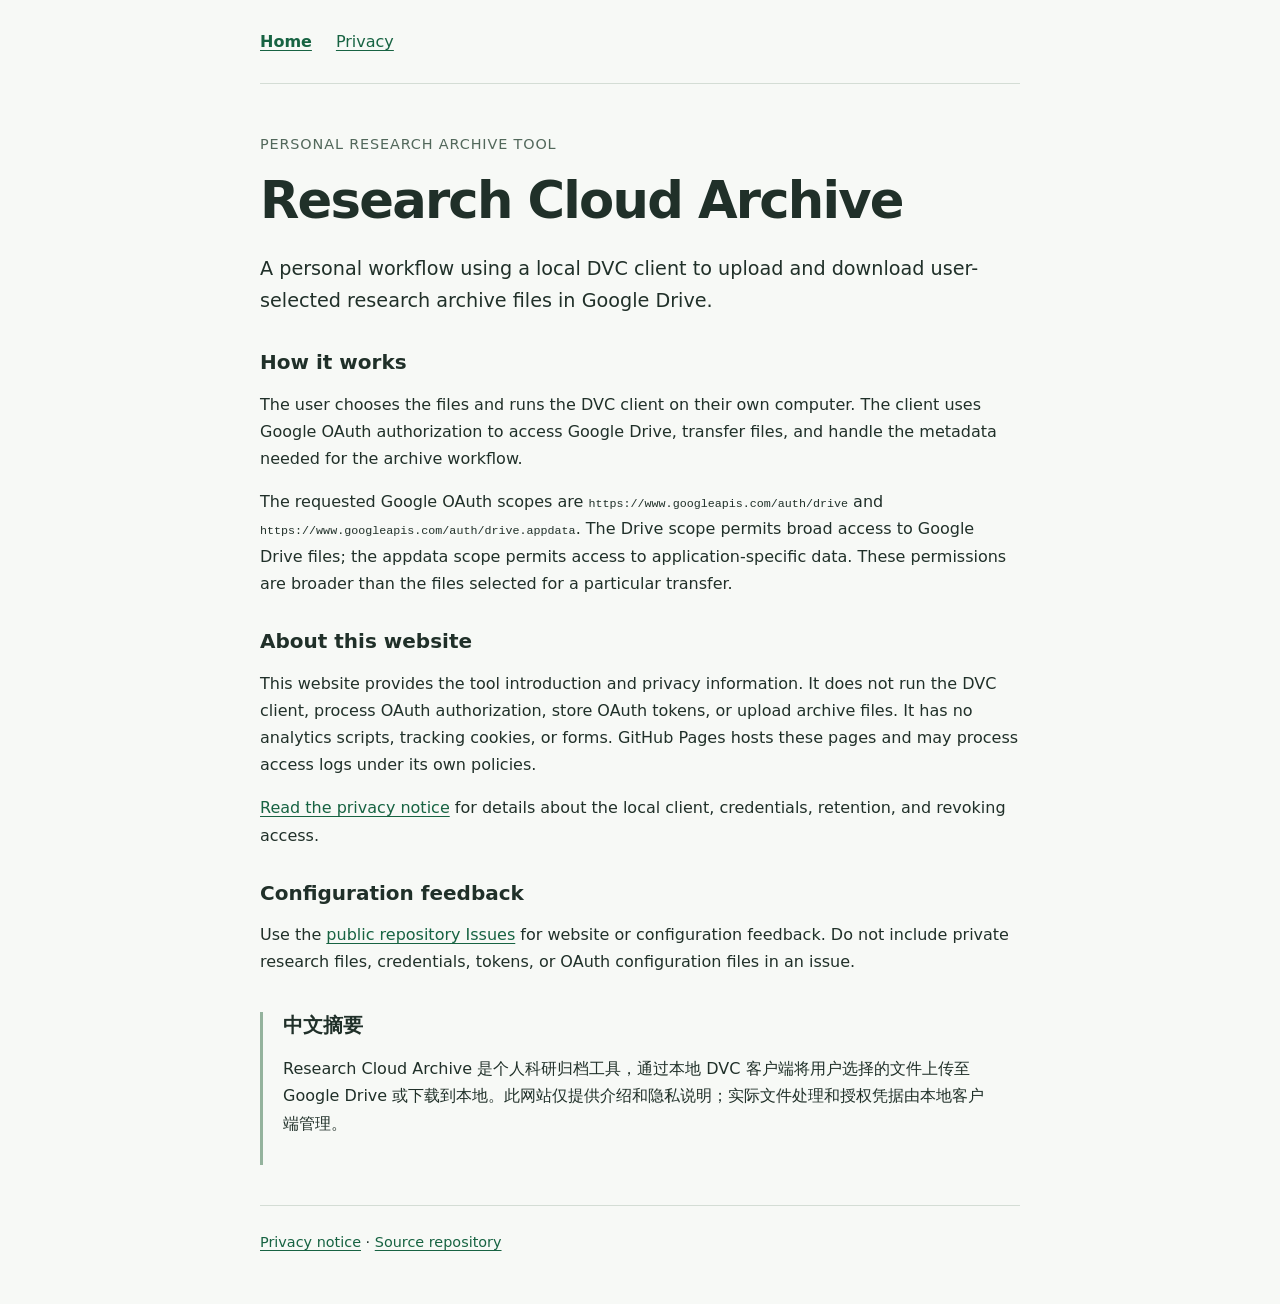
<file: index.html>
<!doctype html>
<html lang="en">
<head>
  <meta charset="utf-8">
  <meta name="viewport" content="width=device-width, initial-scale=1">
  <title>Research Cloud Archive</title>
  <link rel="stylesheet" href="style.css">
</head>
<body>
  <main>
    <nav aria-label="Main navigation"><a href="index.html" aria-current="page">Home</a><a href="privacy.html">Privacy</a></nav>
    <p class="eyebrow">Personal research archive tool</p>
    <h1>Research Cloud Archive</h1>
    <p class="lead">A personal workflow using a local DVC client to upload and download user-selected research archive files in Google Drive.</p>
    <h2>How it works</h2>
    <p>The user chooses the files and runs the DVC client on their own computer. The client uses Google OAuth authorization to access Google Drive, transfer files, and handle the metadata needed for the archive workflow.</p>
    <p>The requested Google OAuth scopes are <code>https://www.googleapis.com/auth/drive</code> and <code>https://www.googleapis.com/auth/drive.appdata</code>. The Drive scope permits broad access to Google Drive files; the appdata scope permits access to application-specific data. These permissions are broader than the files selected for a particular transfer.</p>
    <h2>About this website</h2>
    <p>This website provides the tool introduction and privacy information. It does not run the DVC client, process OAuth authorization, store OAuth tokens, or upload archive files. It has no analytics scripts, tracking cookies, or forms. GitHub Pages hosts these pages and may process access logs under its own policies.</p>
    <p><a href="privacy.html">Read the privacy notice</a> for details about the local client, credentials, retention, and revoking access.</p>
    <h2>Configuration feedback</h2>
    <p>Use the <a href="https://github.com/YongqiFang/research-cloud-archive-info/issues">public repository Issues</a> for website or configuration feedback. Do not include private research files, credentials, tokens, or OAuth configuration files in an issue.</p>
    <aside lang="zh-CN"><h2>中文摘要</h2><p>Research Cloud Archive 是个人科研归档工具，通过本地 DVC 客户端将用户选择的文件上传至 Google Drive 或下载到本地。此网站仅提供介绍和隐私说明；实际文件处理和授权凭据由本地客户端管理。</p></aside>
    <footer><a href="privacy.html">Privacy notice</a> · <a href="https://github.com/YongqiFang/research-cloud-archive-info">Source repository</a></footer>
  </main>
</body>
</html>
</file>
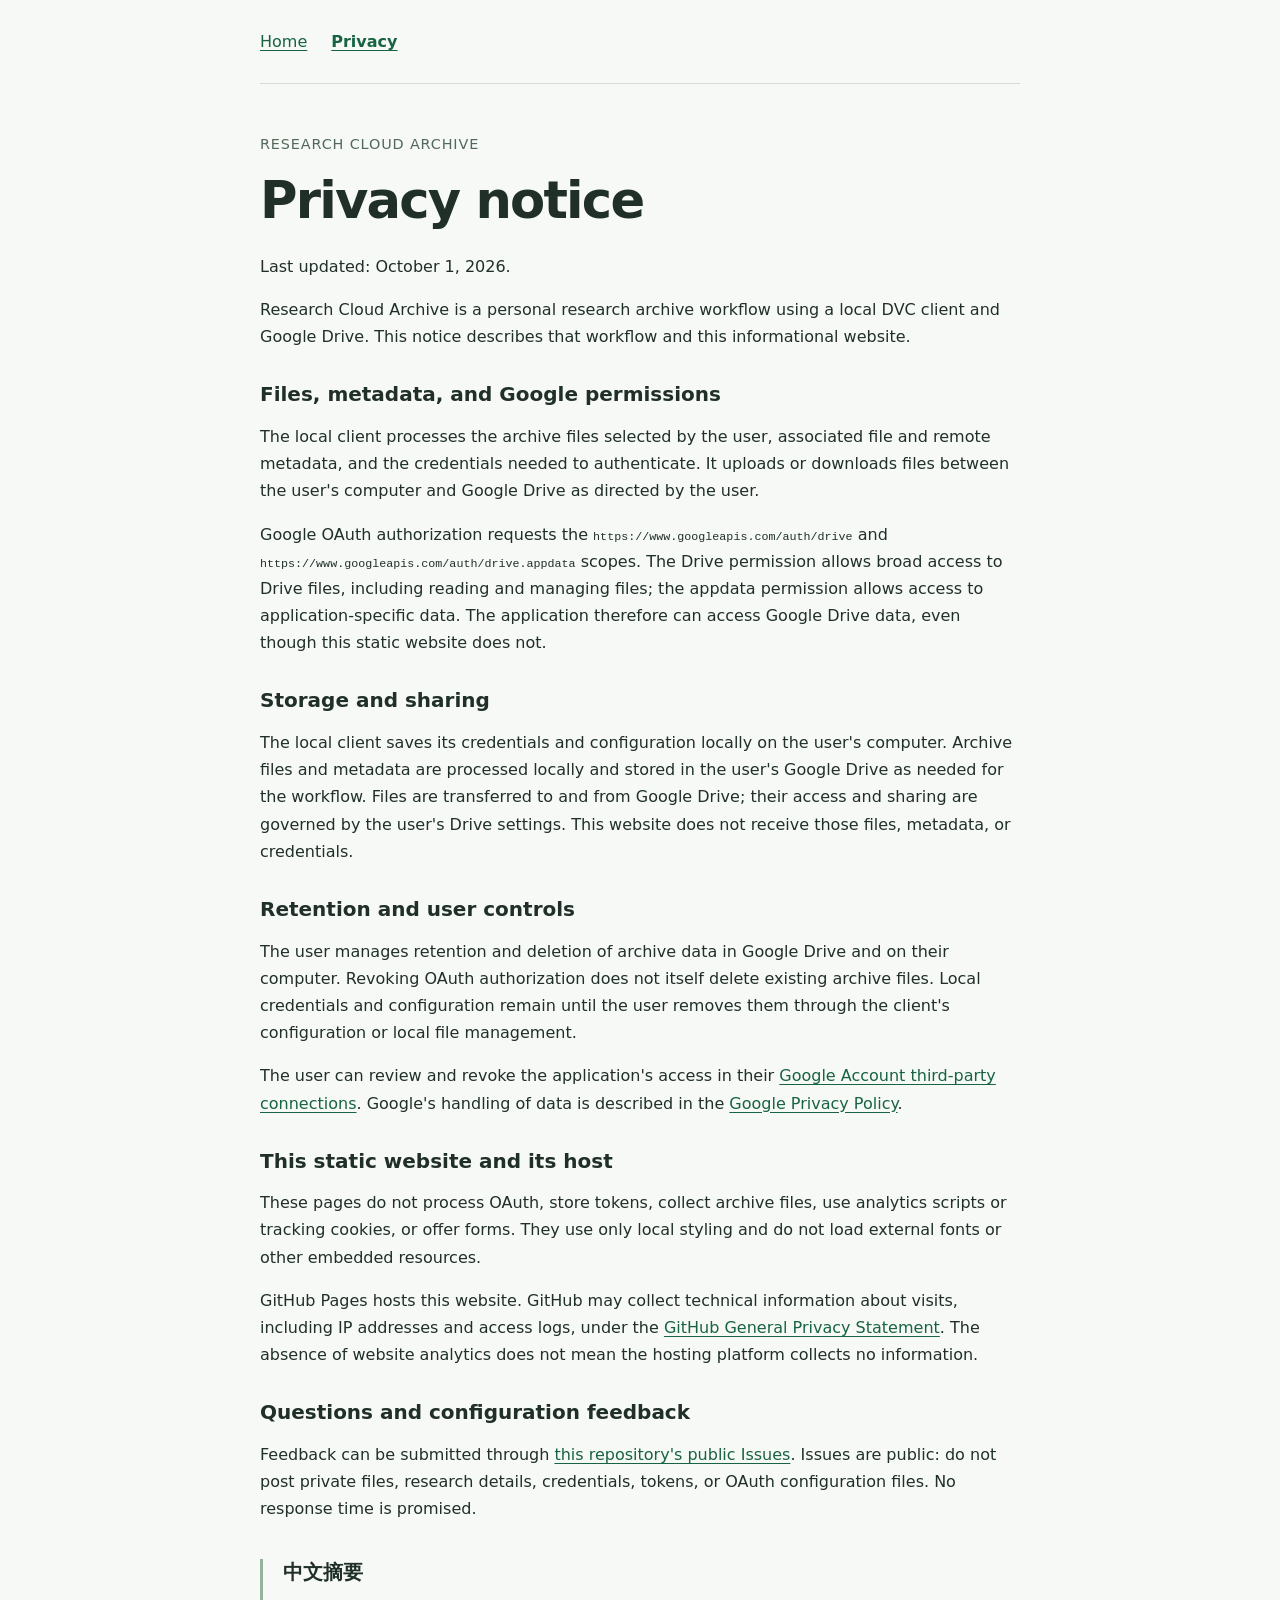
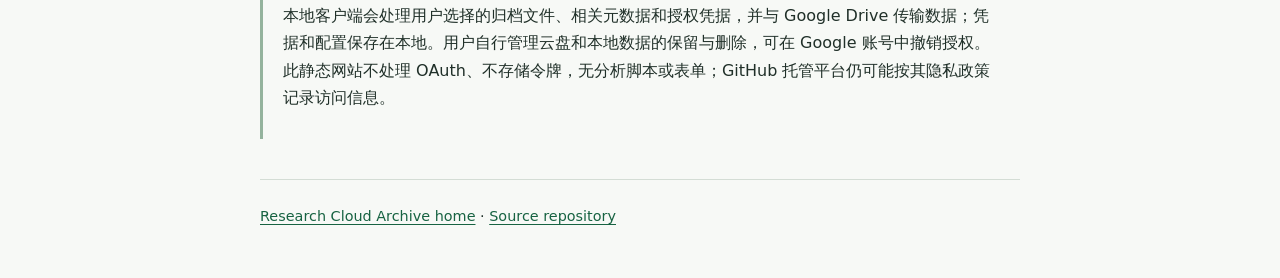
<file: privacy.html>
<!doctype html>
<html lang="en">
<head>
  <meta charset="utf-8">
  <meta name="viewport" content="width=device-width, initial-scale=1">
  <title>Privacy notice — Research Cloud Archive</title>
  <link rel="stylesheet" href="style.css">
</head>
<body>
  <main>
    <nav aria-label="Main navigation"><a href="index.html">Home</a><a href="privacy.html" aria-current="page">Privacy</a></nav>
    <p class="eyebrow">Research Cloud Archive</p>
    <h1>Privacy notice</h1>
    <p>Last updated: October 1, 2026.</p>
    <p>Research Cloud Archive is a personal research archive workflow using a local DVC client and Google Drive. This notice describes that workflow and this informational website.</p>
    <h2>Files, metadata, and Google permissions</h2>
    <p>The local client processes the archive files selected by the user, associated file and remote metadata, and the credentials needed to authenticate. It uploads or downloads files between the user's computer and Google Drive as directed by the user.</p>
    <p>Google OAuth authorization requests the <code>https://www.googleapis.com/auth/drive</code> and <code>https://www.googleapis.com/auth/drive.appdata</code> scopes. The Drive permission allows broad access to Drive files, including reading and managing files; the appdata permission allows access to application-specific data. The application therefore can access Google Drive data, even though this static website does not.</p>
    <h2>Storage and sharing</h2>
    <p>The local client saves its credentials and configuration locally on the user's computer. Archive files and metadata are processed locally and stored in the user's Google Drive as needed for the workflow. Files are transferred to and from Google Drive; their access and sharing are governed by the user's Drive settings. This website does not receive those files, metadata, or credentials.</p>
    <h2>Retention and user controls</h2>
    <p>The user manages retention and deletion of archive data in Google Drive and on their computer. Revoking OAuth authorization does not itself delete existing archive files. Local credentials and configuration remain until the user removes them through the client's configuration or local file management.</p>
    <p>The user can review and revoke the application's access in their <a href="https://myaccount.google.com/connections">Google Account third-party connections</a>. Google's handling of data is described in the <a href="https://policies.google.com/privacy">Google Privacy Policy</a>.</p>
    <h2>This static website and its host</h2>
    <p>These pages do not process OAuth, store tokens, collect archive files, use analytics scripts or tracking cookies, or offer forms. They use only local styling and do not load external fonts or other embedded resources.</p>
    <p>GitHub Pages hosts this website. GitHub may collect technical information about visits, including IP addresses and access logs, under the <a href="https://docs.github.com/en/site-policy/privacy-policies/github-general-privacy-statement">GitHub General Privacy Statement</a>. The absence of website analytics does not mean the hosting platform collects no information.</p>
    <h2>Questions and configuration feedback</h2>
    <p>Feedback can be submitted through <a href="https://github.com/YongqiFang/research-cloud-archive-info/issues">this repository's public Issues</a>. Issues are public: do not post private files, research details, credentials, tokens, or OAuth configuration files. No response time is promised.</p>
    <aside lang="zh-CN"><h2>中文摘要</h2><p>本地客户端会处理用户选择的归档文件、相关元数据和授权凭据，并与 Google Drive 传输数据；凭据和配置保存在本地。用户自行管理云盘和本地数据的保留与删除，可在 Google 账号中撤销授权。此静态网站不处理 OAuth、不存储令牌，无分析脚本或表单；GitHub 托管平台仍可能按其隐私政策记录访问信息。</p></aside>
    <footer><a href="index.html">Research Cloud Archive home</a> · <a href="https://github.com/YongqiFang/research-cloud-archive-info">Source repository</a></footer>
  </main>
</body>
</html>
</file>
<file: style.css>
:root { color-scheme: light; font-family: system-ui, sans-serif; color: #203029; background: #f7f9f6; }
body { margin: 0; }
main { max-width: 760px; margin: 0 auto; padding: 32px 24px 48px; }
nav { display: flex; gap: 24px; padding-bottom: 32px; border-bottom: 1px solid #d4ddd5; }
a { color: #176342; text-underline-offset: 3px; }
a:hover { color: #103c2a; }
a[aria-current] { font-weight: 700; }
.eyebrow { margin-top: 48px; color: #52685b; font-size: .9rem; letter-spacing: .06em; text-transform: uppercase; }
h1 { font-size: clamp(2rem, 7vw, 3.2rem); letter-spacing: -.035em; line-height: 1.1; margin: 16px 0 24px; }
h2 { font-size: 1.25rem; margin-top: 32px; }
p { line-height: 1.7; }
.lead { font-size: 1.2rem; }
code { overflow-wrap: anywhere; font-size: .9em; }
aside { margin-top: 36px; padding: 0 20px 12px; border-left: 3px solid #94b39d; }
footer { border-top: 1px solid #d4ddd5; margin-top: 40px; padding-top: 24px; font-size: .9rem; line-height: 1.8; }
</file>
